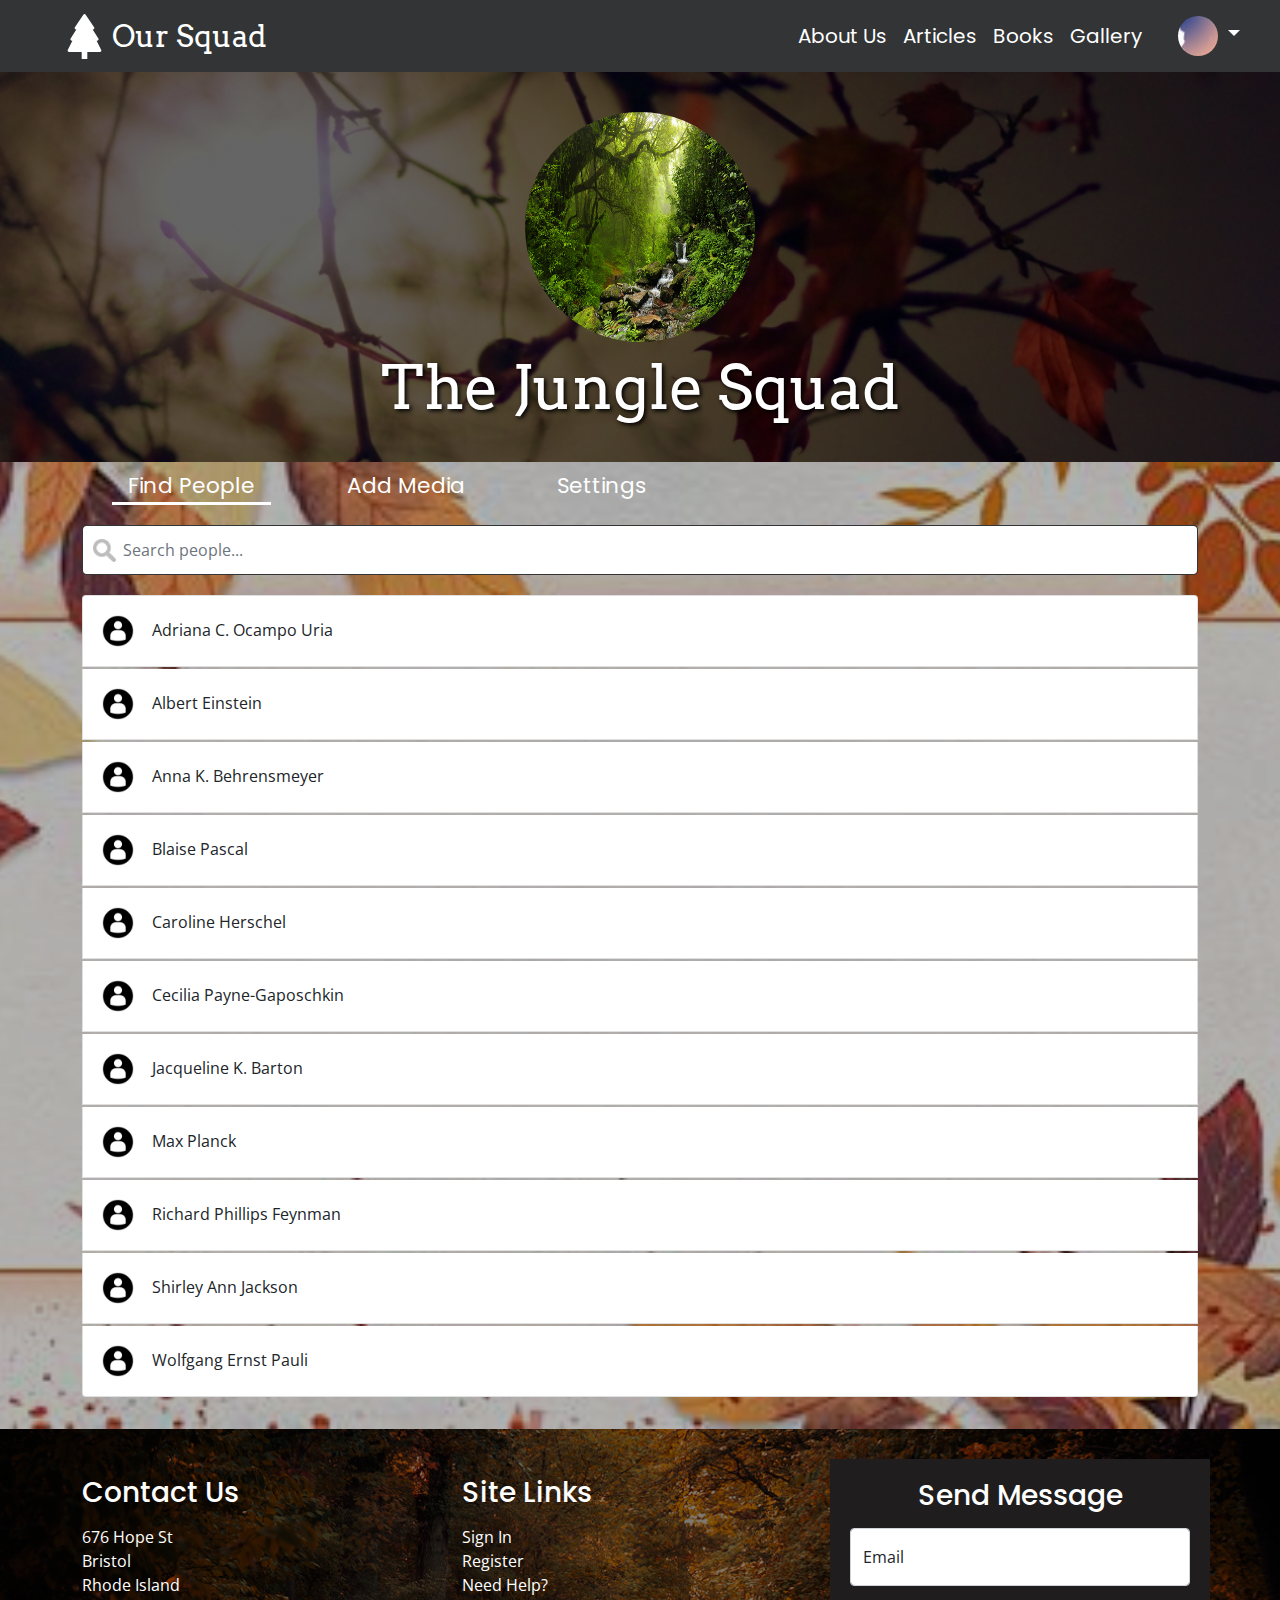
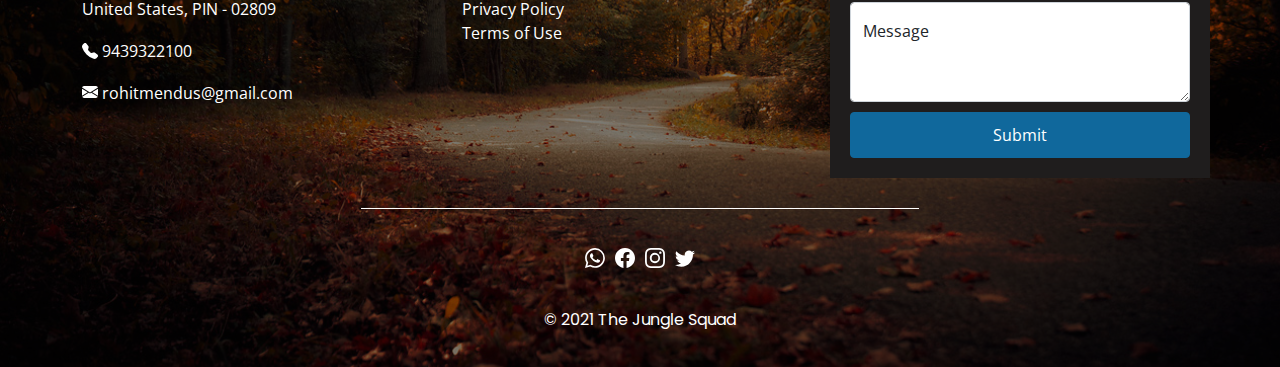
<file: dashboard.html>
<!DOCTYPE html>
<html>
<head>
	<!-- Required meta tags -->
	<meta charset="utf-8">
	<meta name="viewport" content="width=device-width, initial-scale=1">
	<!-- Css style sheet -->
	<link rel="stylesheet" type="text/css" href="css/style.css">
	<title>Dashboard | The Jungle Squad</title>
</head>
<body>
	<nav class="navbar navbar-expand-md navbar-dark bg-primary" id="navbar">
    <div class="container-fluid">
      <a class="navbar-brand" href="index.html">
        <svg xmlns="http://www.w3.org/2000/svg" width="45" height="45" fill="currentColor" class="bi bi-tree-fill logo-img" viewBox="0 0 16 16">
          <path d="M8.416.223a.5.5 0 0 0-.832 0l-3 4.5A.5.5 0 0 0 5 5.5h.098L3.076 8.735A.5.5 0 0 0 3.5 9.5h.191l-1.638 3.276a.5.5 0 0 0 .447.724H7V16h2v-2.5h4.5a.5.5 0 0 0 .447-.724L12.31 9.5h.191a.5.5 0 0 0 .424-.765L10.902 5.5H11a.5.5 0 0 0 .416-.777l-3-4.5z"/>
        </svg>
        <span class="align-middle">Our Squad</span>
      </a>
      <button class="navbar-toggler" type="button" data-bs-toggle="collapse" data-bs-target="#navbarNavDropdown" aria-controls="navbarNavDropdown" aria-expanded="false" aria-label="Toggle navigation">
        <span class="navbar-toggler-icon"></span>
      </button>
      <div class="collapse navbar-collapse justify-content-md-end" id="navbarNavDropdown">
        <ul class="navbar-nav flex-row flex-wrap">
          <li class="nav-item">
            <a class="nav-link" href="index.html#about_us">About Us</a>
          </li>
          <li class="nav-item">
            <a class="nav-link" href="index.html#articles">Articles</a>
          </li>
          <li class="nav-item">
            <a class="nav-link" href="index.html#books">Books</a>
          </li>
          <li class="nav-item">
            <a class="nav-link" href="index.html#gallery">Gallery</a>
          </li>
          <li class="nav-item dropdown d-md-inline d-none">
            <div id="not-signed-in-pro">
              <a class="nav-link dropdown-toggle" href="#" id="navbarDropdownMenuLink" role="button" data-bs-toggle="dropdown" aria-expanded="false">
                <svg xmlns="http://www.w3.org/2000/svg" width="40" height="40" fill="currentColor" class="bi bi-person-circle d-sm-none d-md-inline" viewBox="0 0 16 16">
                  <path d="M11 6a3 3 0 1 1-6 0 3 3 0 0 1 6 0z"/>
                  <path fill-rule="evenodd" d="M0 8a8 8 0 1 1 16 0A8 8 0 0 1 0 8zm8-7a7 7 0 0 0-5.468 11.37C3.242 11.226 4.805 10 8 10s4.757 1.225 5.468 2.37A7 7 0 0 0 8 1z"/>
                </svg>
              </a>
              <ul class="dropdown-menu dropdown-menu-dark dropdown-menu-md-end" aria-labelledby="navbarDropdownMenuLink">
                <li><a class="dropdown-item" href="sign-in.html">Sign In</a></li>
                <li><a class="dropdown-item" onclick="open_reg_tab()">Register</a></li>
              </ul>
            </div>
          </li>
          <li class="nav-item dropdown d-md-inline d-none">
            <div id="signed-in-pro">
              <a class="nav-link dropdown-toggle" href="#" id="navbarDropdownMenuLink" role="button" data-bs-toggle="dropdown" aria-expanded="false">
                <img src="images/sign-in-profile.jpg" width="40" height="40" class="d-sm-none d-md-inline profile-img">
              </a>
              <ul class="dropdown-menu dropdown-menu-light dropdown-menu-md-end" aria-labelledby="navbarDropdownMenuLink">
                <li><a class="dropdown-item" href="dashboard.html">Dashboard</a></li>
                <li><a class="dropdown-item" onclick="open_settings()">Settings</a></li>
                <li><a class="dropdown-item" href="index.html">Sign Out</a></li>
              </ul>
            </div>
          </li>
          <div id="not-signed-in-nav">
            <div class="d-md-none d-inline">
              <hr style="color: white;">
              <li class="nav-item">
                <a class="nav-link" href="sign-in.html">Sign In</a>
              </li>
              <li class="nav-item">
                <a class="nav-link" onclick="open_reg_tab()">Register</a>
              </li>
            </div>
          </div>
          <div id="signed-in-nav">
            <div class="d-md-none d-inline">
              <hr style="color: white;">
              <li class="nav-item">
                <a class="nav-link" href="dashboard.html">Dashboard</a>
              </li>
              <li class="nav-item">
                <a class="nav-link" onclick="open_settings()">Settings</a>
              </li>
              <li class="nav-item">
                <a class="nav-link" onclick = "sign_out()">Sign Out</a>
              </li>
            </div>
          </div>
        </ul>
      </div>
    </div>
  </nav>
  <div class="jumbotron-main">
    <div class="container">
      <img src="images/img2.jpg" alt="The Jungle Squad" id="family-icon">
      <h1>The Jungle Squad</h1>
    </div>
  </div>
  <div id="dashboard">
    <div class="container">
      <ul class="nav nav-pills mb-3" id="pills-tab" role="tablist">
        <li class="nav-item" role="presentation">
          <button class="nav-link active" id="pills-ppl-tab" data-bs-toggle="pill" data-bs-target="#pills-ppl" type="button" role="tab" aria-controls="pills-ppl" aria-selected="true">Find People</button>
        </li>
        <li class="nav-item" role="presentation">
          <button class="nav-link" id="pills-add-med-tab" data-bs-toggle="pill" data-bs-target="#pills-add-med" type="button" role="tab" aria-controls="pills-add-med" aria-selected="false">Add Media</button>
        </li>
        <li class="nav-item" role="presentation">
          <button class="nav-link s-btn-text" id="pills-settings-tab" data-bs-toggle="pill" data-bs-target="#pills-settings" type="button" role="tab" aria-controls="pills-settings" aria-selected="false">Settings</button>
          <button class="nav-link s-btn-icon" id="pills-settings-tab" data-bs-toggle="pill" data-bs-target="#pills-settings" type="button" role="tab" aria-controls="pills-settings" aria-selected="false">
            <svg xmlns="http://www.w3.org/2000/svg" width="16" height="16" fill="currentColor" class="bi bi-gear-fill" viewBox="0 0 16 16">
              <path d="M9.405 1.05c-.413-1.4-2.397-1.4-2.81 0l-.1.34a1.464 1.464 0 0 1-2.105.872l-.31-.17c-1.283-.698-2.686.705-1.987 1.987l.169.311c.446.82.023 1.841-.872 2.105l-.34.1c-1.4.413-1.4 2.397 0 2.81l.34.1a1.464 1.464 0 0 1 .872 2.105l-.17.31c-.698 1.283.705 2.686 1.987 1.987l.311-.169a1.464 1.464 0 0 1 2.105.872l.1.34c.413 1.4 2.397 1.4 2.81 0l.1-.34a1.464 1.464 0 0 1 2.105-.872l.31.17c1.283.698 2.686-.705 1.987-1.987l-.169-.311a1.464 1.464 0 0 1 .872-2.105l.34-.1c1.4-.413 1.4-2.397 0-2.81l-.34-.1a1.464 1.464 0 0 1-.872-2.105l.17-.31c.698-1.283-.705-2.686-1.987-1.987l-.311.169a1.464 1.464 0 0 1-2.105-.872l-.1-.34zM8 10.93a2.929 2.929 0 1 1 0-5.86 2.929 2.929 0 0 1 0 5.858z"/>
            </svg>
          </button>
        </li>
      </ul>
      <div class="tab-content" id="pills-tabContent">
        <div class="tab-pane fade show active" id="pills-ppl" role="tabpanel" aria-labelledby="pills-ppl-tab">
          <div>
            <input type="text" class="form-control" id="srch-ppl" placeholder="Search people...">
          </div>
          <ul id="ppl" class="list-group">
            <li class="list-group-item">
              <img src="images/profile.jpg" alt="Name">
              <span>Adriana C. Ocampo Uria</span>
            </li>
            <li class="list-group-item">
              <img src="images/profile.jpg" alt="Name">
              <span>Albert Einstein</span>
            </li>
            <li class="list-group-item">
              <img src="images/profile.jpg" alt="Name">
              <span>Anna K. Behrensmeyer</span>
            </li>
            <li class="list-group-item">
              <img src="images/profile.jpg" alt="Name">
              <span>Blaise Pascal</span>
            </li>
            <li class="list-group-item">
              <img src="images/profile.jpg" alt="Name">
              <span>Caroline Herschel</span>
            </li>
            <li class="list-group-item">
              <img src="images/profile.jpg" alt="Name">
              <span>Cecilia Payne-Gaposchkin</span>
            </li>
            <li class="list-group-item">
              <img src="images/profile.jpg" alt="Name">
              <span>Jacqueline K. Barton</span>
            </li>
            <li class="list-group-item">
              <img src="images/profile.jpg" alt="Name">
              <span>Max Planck</span>
            </li>
            <li class="list-group-item">
              <img src="images/profile.jpg" alt="Name">
              <span>Richard Phillips Feynman</span>
            </li>
            <li class="list-group-item">
              <img src="images/profile.jpg" alt="Name">
              <span>Shirley Ann Jackson</span>
            </li>
            <li class="list-group-item">
              <img src="images/profile.jpg" alt="Name">
              <span>Wolfgang Ernst Pauli</span>
            </li>
          </ul>
        </div>
        <div class="tab-pane fade" id="pills-add-med" role="tabpanel" aria-labelledby="pills-add-med-tab">
          <div class="container">
            <div class="med-section">
              <h2>Add Articles</h2>
              <div class="recent-med med-box" id="add-article">
                <span class="rec-text">No recent articles</span>
                <div id="add-med-artcl" class="hide med-form">
                  <form class="needs-validation" novalidate id="form-article">
                    <div class="form-floating">
                      <input type="text" class="form-control" id="artcl-heading" placeholder="Heading" required>
                      <label for="artcl-heading">Heading</label>
                      <div class="invalid-feedback">
                        This field is required
                      </div>
                      <div class="valid-feedback">
                        Looks good!
                      </div>
                    </div>
                    <div class="form-floating">
                      <textarea class="form-control" placeholder="Type your articles here..." id="artcl" required></textarea>
                      <label for="artcl">Article</label>
                      <div class="invalid-feedback">
                        This field is required
                      </div>
                      <div class="valid-feedback">
                        Looks good!
                      </div>
                    </div>
                    <div class="small-text">
                      <span>Max limit is 500 words</span>
                    </div>
                    <div class="mb-3">
                      <button type="submit" class="btn btn-primary">Submit</button>
                      <button class="btn btn-info" onclick="cancel_article(event)">Cancel</button>
                    </div>
                  </form>
                </div>
              </div>
              <div class="add-more-med">
                <button onclick="add_article()" id="med-artcl-btn">
                  <svg xmlns="http://www.w3.org/2000/svg" width="16" height="16" fill="currentColor" class="bi bi-plus-lg" viewBox="0 0 16 16">
                  <path d="M8 0a1 1 0 0 1 1 1v6h6a1 1 0 1 1 0 2H9v6a1 1 0 1 1-2 0V9H1a1 1 0 0 1 0-2h6V1a1 1 0 0 1 1-1z"/>
                  </svg><span>Add an article</span>
                </button>
              </div>
            </div>
            <div class="med-section">
              <h2>Add Book Reviews</h2>
              <div class="recent-med med-box" id="add-book">
                <span class="rec-text">No recent book reviews</span>
                <div id="add-med-book" class="hide med-form">
                  <form class="needs-validation" novalidate id="form-book">
                    <div class="form-floating">
                      <input type="text" class="form-control" id="book_name" placeholder="Book" required>
                      <label for="book_name">Name of the Book</label>
                      <div class="invalid-feedback">
                        This field is required
                      </div>
                      <div class="valid-feedback">
                        Looks good!
                      </div>
                    </div>
                    <div class="mb-3 file">
                      <label for="imageBook" class="form-label">Book Cover</label>
                      <input class="form-control" type="file" id="imageBook" accept="image/*">
                    </div>
                    <div class="form-floating">
                      <textarea class="form-control" placeholder="Write you review here..." id="review" required></textarea>
                      <label for="review">Review</label>
                      <div class="invalid-feedback">
                        This field is required
                      </div>
                      <div class="valid-feedback">
                        Looks good!
                      </div>
                    </div>
                    <div class="form-floating">
                      <input type="url" class="form-control" id="bookShopUrl" placeholder="Online Shop URL" required>
                      <label for="bookShopUrl">Online Shop URL</label>
                      <div class="invalid-feedback">
                        This field is required and only accepts valid URL.
                      </div>
                      <div class="valid-feedback">
                        Looks good!
                      </div>
                    </div>
                    <div class="mb-3 buttons">
                      <button type="submit" class="btn btn-primary">Submit</button>
                      <button class="btn btn-info" onclick="cancel_book_review(event)">Cancel</button>
                    </div>
                  </form>
                </div>
              </div>
              <div class="add-more-med">
                <button onclick="add_book_review()" id="med-book-btn">
                  <svg xmlns="http://www.w3.org/2000/svg" width="16" height="16" fill="currentColor" class="bi bi-plus-lg" viewBox="0 0 16 16">
                  <path d="M8 0a1 1 0 0 1 1 1v6h6a1 1 0 1 1 0 2H9v6a1 1 0 1 1-2 0V9H1a1 1 0 0 1 0-2h6V1a1 1 0 0 1 1-1z"/>
                  </svg><span>Add a book review</span>
                </button>
              </div>
            </div>
            <div class="med-section">
              <h2>Add Images</h2>
              <div class="recent-med med-box" id="add-image">
                <span class="rec-text">No recent images</span>
                <div id="add-med-img" class="hide med-form">
                  <form class="needs-validation" novalidate id="form-image">
                    <div class="mb-3 file">
                      <label for="imageGallery" class="form-label">Image</label>
                      <input class="form-control" type="file" id="imageGallery" accept="image/*" required>
                      <div class="invalid-feedback">
                        This field is required
                      </div>
                      <div class="valid-feedback">
                        Looks good!
                      </div>
                    </div>
                    <div class="form-floating">
                      <input type="text" class="form-control" id="imgCaption" placeholder="Caption" required>
                      <label for="imgCaption">Caption</label>
                      <div class="invalid-feedback">
                        This field is required
                      </div>
                      <div class="valid-feedback">
                        Looks good!
                      </div>
                    </div>
                    <div class="mb-3 buttons">
                      <button type="submit" class="btn btn-primary">Submit</button>
                      <button class="btn btn-info" onclick="cancel_image(event)">Cancel</button>
                    </div>
                  </form>
                </div>
              </div>
              <div class="add-more-med">
                <button onclick="add_image()" id="med-img-btn">
                  <svg xmlns="http://www.w3.org/2000/svg" width="16" height="16" fill="currentColor" class="bi bi-plus-lg" viewBox="0 0 16 16">
                  <path d="M8 0a1 1 0 0 1 1 1v6h6a1 1 0 1 1 0 2H9v6a1 1 0 1 1-2 0V9H1a1 1 0 0 1 0-2h6V1a1 1 0 0 1 1-1z"/>
                  </svg><span>Add an image</span>
                </button>
              </div>
            </div>
          </div>
        </div>
        <div class="tab-pane fade" id="pills-settings" role="tabpanel" aria-labelledby="pills-settings-tab">
          <div class='container'>
            <div>
              <h2>Profile Info</h2>
              <div class="row">
                <div class="col-md-7 col-12 order-2 order-md-1">
                  <form id="profile-info-form" class="row needs-validation" novalidate>
                    <div class="mb-3 col-md-6 col-12">
                      <label for="s-first-name" class="form-label">First Name</label>
                      <input type="text" class="form-control" id="s-first-name" value="Rohit" required disabled>
                      <div class="invalid-feedback">
                        This field is required
                      </div>
                      <div class="valid-feedback">
                        Looks good!
                      </div>
                    </div>
                    <div class="mb-3 col-md-6 col-12">
                      <label for="s-last-name" class="form-label">Last Name</label>
                      <input type="text" class="form-control" id="s-last-name" value="Mendus" required disabled>
                      <div class="invalid-feedback">
                        This field is required
                      </div>
                      <div class="valid-feedback">
                        Looks good!
                      </div>
                    </div>
                    <div class="mb-3 col-12">
                      <label for="s-email" class="form-label">Email address</label>
                      <input type="email" class="form-control" id="s-email" value="rohitmendus@gmail.com" required disabled>
                      <div class="invalid-feedback">
                        This field is required
                      </div>
                      <div class="valid-feedback">
                        Looks good!
                      </div>
                    </div>
                    <div class="mb-3 col-12 s-div-pwd">
                      <label for="s-pwd" class="form-label">Password</label>
                      <input type="password" class="form-control" id="s-pwd" value="hello123" required disabled>
                      <div class="pwd-visibility">
                        <svg xmlns="http://www.w3.org/2000/svg" width="16" height="16" fill="currentColor" class="bi bi-eye-fill" viewBox="0 0 16 16" id="pwd-visibility-show">
                          <path d="M10.5 8a2.5 2.5 0 1 1-5 0 2.5 2.5 0 0 1 5 0z"/>
                          <path d="M0 8s3-5.5 8-5.5S16 8 16 8s-3 5.5-8 5.5S0 8 0 8zm8 3.5a3.5 3.5 0 1 0 0-7 3.5 3.5 0 0 0 0 7z"/>
                        </svg>
                        <svg xmlns="http://www.w3.org/2000/svg" width="16" height="16" fill="currentColor" class="bi bi-eye-slash-fill d-none" viewBox="0 0 16 16" id="pwd-visibility-hide">
                          <path d="m10.79 12.912-1.614-1.615a3.5 3.5 0 0 1-4.474-4.474l-2.06-2.06C.938 6.278 0 8 0 8s3 5.5 8 5.5a7.029 7.029 0 0 0 2.79-.588zM5.21 3.088A7.028 7.028 0 0 1 8 2.5c5 0 8 5.5 8 5.5s-.939 1.721-2.641 3.238l-2.062-2.062a3.5 3.5 0 0 0-4.474-4.474L5.21 3.089z"/>
                          <path d="M5.525 7.646a2.5 2.5 0 0 0 2.829 2.829l-2.83-2.829zm4.95.708-2.829-2.83a2.5 2.5 0 0 1 2.829 2.829zm3.171 6-12-12 .708-.708 12 12-.708.708z"/>
                        </svg>
                      </div>
                      <div class="invalid-feedback">
                        This field is required
                      </div>
                      <div class="valid-feedback">
                        Looks good!
                      </div>
                    </div>
                    <div class="mb-3 col-12">
                      <label for="s-bio" class="form-label">Bio</label>
                      <textarea class="form-control" id="s-bio" rows="3" placeholder="Tell us a little about yourself" disabled></textarea>
                    </div>
                    <div class="buttons col-12">
                      <button class="btn btn-primary" id="edit-info-btn" onclick="edit_profile_info(event)">
                        <svg xmlns="http://www.w3.org/2000/svg" width="16" height="16" fill="currentColor" class="bi bi-pencil-fill" viewBox="0 0 16 16">
                          <path d="M12.854.146a.5.5 0 0 0-.707 0L10.5 1.793 14.207 5.5l1.647-1.646a.5.5 0 0 0 0-.708l-3-3zm.646 6.061L9.793 2.5 3.293 9H3.5a.5.5 0 0 1 .5.5v.5h.5a.5.5 0 0 1 .5.5v.5h.5a.5.5 0 0 1 .5.5v.5h.5a.5.5 0 0 1 .5.5v.207l6.5-6.5zm-7.468 7.468A.5.5 0 0 1 6 13.5V13h-.5a.5.5 0 0 1-.5-.5V12h-.5a.5.5 0 0 1-.5-.5V11h-.5a.5.5 0 0 1-.5-.5V10h-.5a.499.499 0 0 1-.175-.032l-.179.178a.5.5 0 0 0-.11.168l-2 5a.5.5 0 0 0 .65.65l5-2a.5.5 0 0 0 .168-.11l.178-.178z"/>
                        </svg>
                        <span>Edit</span>
                      </button>
                      <button type="submit" class="btn btn-info d-none" id="save-info-btn">Save Changes</button>
                      <button class="btn btn-danger d-none" id="cancel-info-btn" onclick="cancel_profile_info(event)">Cancel</button>
                    </div>
                  </form>
                </div>
                <div class="col-md-5 col-12 order-1 order-md-2">
                  <div class="img-box">
                    <label class="-label" for="profile-pic">
                      <svg xmlns="http://www.w3.org/2000/svg" width="16" height="16" fill="currentColor" class="bi bi-camera-fill" viewBox="0 0 16 16">
                        <path d="M10.5 8.5a2.5 2.5 0 1 1-5 0 2.5 2.5 0 0 1 5 0z"/>
                        <path d="M2 4a2 2 0 0 0-2 2v6a2 2 0 0 0 2 2h12a2 2 0 0 0 2-2V6a2 2 0 0 0-2-2h-1.172a2 2 0 0 1-1.414-.586l-.828-.828A2 2 0 0 0 9.172 2H6.828a2 2 0 0 0-1.414.586l-.828.828A2 2 0 0 1 3.172 4H2zm.5 2a.5.5 0 1 1 0-1 .5.5 0 0 1 0 1zm9 2.5a3.5 3.5 0 1 1-7 0 3.5 3.5 0 0 1 7 0z"/>
                      </svg>
                      <span>Change Image</span>
                    </label>
                    <input id="profile-pic" type="file" onchange="s_change_img(event)" accept="image/*"/>
                    <img src="images/sign-in-profile.jpg" id="profile-pic-img"/>
                  </div>
                </div>
              </div>
              <h2>Social Media Links</h2>
              <div class="row">
                <div class="col-md-7 col-12">
                  <form id="urls-form" class="row needs-validation" novalidate>
                    <div class="mb-3 col-12">
                      <label for="s-twitter" class="form-label">Twitter</label>
                      <input type="url" class="form-control" id="s-twitter" disabled>
                      <div class="invalid-feedback">
                        This field should be a URL!
                      </div>
                      <div class="valid-feedback">
                        Looks good!
                      </div>
                    </div>
                    <div class="mb-3 col-12">
                      <label for="s-fb" class="form-label">Facebook</label>
                      <input type="url" class="form-control" id="s-fb" disabled>
                      <div class="invalid-feedback">
                        This field should be a URL!
                      </div>
                      <div class="valid-feedback">
                        Looks good!
                      </div>
                    </div>
                    <div class="mb-3 col-12">
                      <label for="s-insta" class="form-label">Instagram</label>
                      <input type="url" class="form-control" id="s-insta" disabled>
                      <div class="invalid-feedback">
                        This field should be a URL!
                      </div>
                      <div class="valid-feedback">
                        Looks good!
                      </div>
                    </div>
                    <div class="mb-3 col-12">
                      <label for="s-linkedin" class="form-label">LinkedIn</label>
                      <input type="url" class="form-control" id="s-linkedin" disabled>
                      <div class="invalid-feedback">
                        This field should be a URL!
                      </div>
                      <div class="valid-feedback">
                        Looks good!
                      </div>
                    </div>
                    <div class="buttons col-12">
                      <button id="edit-urls-btn" class="btn btn-primary" onclick="edit_urls(event)">
                        <svg xmlns="http://www.w3.org/2000/svg" width="16" height="16" fill="currentColor" class="bi bi-pencil-fill" viewBox="0 0 16 16">
                          <path d="M12.854.146a.5.5 0 0 0-.707 0L10.5 1.793 14.207 5.5l1.647-1.646a.5.5 0 0 0 0-.708l-3-3zm.646 6.061L9.793 2.5 3.293 9H3.5a.5.5 0 0 1 .5.5v.5h.5a.5.5 0 0 1 .5.5v.5h.5a.5.5 0 0 1 .5.5v.5h.5a.5.5 0 0 1 .5.5v.207l6.5-6.5zm-7.468 7.468A.5.5 0 0 1 6 13.5V13h-.5a.5.5 0 0 1-.5-.5V12h-.5a.5.5 0 0 1-.5-.5V11h-.5a.5.5 0 0 1-.5-.5V10h-.5a.499.499 0 0 1-.175-.032l-.179.178a.5.5 0 0 0-.11.168l-2 5a.5.5 0 0 0 .65.65l5-2a.5.5 0 0 0 .168-.11l.178-.178z"/>
                        </svg>
                        <span>Edit</span>
                      </button>
                      <button type="submit" id="save-urls-btn" class="btn btn-info d-none">Save Changes</button>
                      <button class="btn btn-danger d-none" id="cancel-urls-btn" onclick="cancel_urls(event)">Cancel</button>
                    </div>
                  </form>
                </div>
              </div>
            </div>
          </div>
        </div>
      </div>
    </div>
  </div>
  <div id="footer">
    <div class="container">
      <div class="row">
        <div class="col-md-4 col-12 contact-us">
          <h3>Contact Us</h3>
          <p>
          676 Hope St<br>
          Bristol<br>
          Rhode Island<br>
          United States, PIN - 02809
          </p>
          <p>
            <svg xmlns="http://www.w3.org/2000/svg" width="16" height="16" fill="currentColor" class="bi bi-telephone-fill" viewBox="0 0 16 16">
              <path fill-rule="evenodd" d="M1.885.511a1.745 1.745 0 0 1 2.61.163L6.29 2.98c.329.423.445.974.315 1.494l-.547 2.19a.678.678 0 0 0 .178.643l2.457 2.457a.678.678 0 0 0 .644.178l2.189-.547a1.745 1.745 0 0 1 1.494.315l2.306 1.794c.829.645.905 1.87.163 2.611l-1.034 1.034c-.74.74-1.846 1.065-2.877.702a18.634 18.634 0 0 1-7.01-4.42 18.634 18.634 0 0 1-4.42-7.009c-.362-1.03-.037-2.137.703-2.877L1.885.511z"/>
            </svg>
            <span class="align-middle">9439322100</span>
          </p>
          <p>
            <svg xmlns="http://www.w3.org/2000/svg" width="16" height="16" fill="currentColor" class="bi bi-envelope-fill" viewBox="0 0 16 16">
              <path d="M.05 3.555A2 2 0 0 1 2 2h12a2 2 0 0 1 1.95 1.555L8 8.414.05 3.555zM0 4.697v7.104l5.803-3.558L0 4.697zM6.761 8.83l-6.57 4.027A2 2 0 0 0 2 14h12a2 2 0 0 0 1.808-1.144l-6.57-4.027L8 9.586l-1.239-.757zm3.436-.586L16 11.801V4.697l-5.803 3.546z"/>
            </svg>
            <span class="align-middle">rohitmendus@gmail.com</span>
          </p>
        </div>
        <div class="col-md-4 col-12 site-links">
          <h3>Site Links</h3>
          <ul>
            <li><a href="sign-in.html">Sign In</a></li>
            <li><a onclick="open_reg_tab()">Register</a></li>
            <li><a href="#">Need Help?</a></li>
            <li><a href="#">Privacy Policy</a></li>
            <li><a href="#">Terms of Use</a></li>
          </ul>
        </div>
        <div class="col-md-4 col-12 message">
          <h3>Send Message</h3>
          <form class="needs-validation" novalidate>
            <div class="form-floating mb-3">
              <input type="email" class="form-control" id="floatingInput" placeholder="name@example.com" required>
              <label for="floatingInput">Email</label>
              <div class="valid-feedback">
                Looks good!
              </div>
              <div class="invalid-feedback">
                Please provide a valid email!
              </div>    
            </div>
            <div class="form-floating">
              <textarea class="form-control" placeholder="Leave a comment here" id="floatingTextarea2" style="height: 100px" required></textarea>
              <label for="floatingTextarea2">Message</label>
              <div class="valid-feedback">
                Looks good!
              </div>
              <div class="invalid-feedback">
                Please provide a message!
              </div>
            </div>
            <button type="submit" class="btn btn-info">Submit</button>
          </form>
        </div>
      </div>
      <hr class="separator">
      <div class="social-links">
        <div>
          <a href="#">
            <svg xmlns="http://www.w3.org/2000/svg" width="16" height="16" fill="currentColor" class="bi bi-whatsapp" viewBox="0 0 16 16">
              <path d="M13.601 2.326A7.854 7.854 0 0 0 7.994 0C3.627 0 .068 3.558.064 7.926c0 1.399.366 2.76 1.057 3.965L0 16l4.204-1.102a7.933 7.933 0 0 0 3.79.965h.004c4.368 0 7.926-3.558 7.93-7.93A7.898 7.898 0 0 0 13.6 2.326zM7.994 14.521a6.573 6.573 0 0 1-3.356-.92l-.24-.144-2.494.654.666-2.433-.156-.251a6.56 6.56 0 0 1-1.007-3.505c0-3.626 2.957-6.584 6.591-6.584a6.56 6.56 0 0 1 4.66 1.931 6.557 6.557 0 0 1 1.928 4.66c-.004 3.639-2.961 6.592-6.592 6.592zm3.615-4.934c-.197-.099-1.17-.578-1.353-.646-.182-.065-.315-.099-.445.099-.133.197-.513.646-.627.775-.114.133-.232.148-.43.05-.197-.1-.836-.308-1.592-.985-.59-.525-.985-1.175-1.103-1.372-.114-.198-.011-.304.088-.403.087-.088.197-.232.296-.346.1-.114.133-.198.198-.33.065-.134.034-.248-.015-.347-.05-.099-.445-1.076-.612-1.47-.16-.389-.323-.335-.445-.34-.114-.007-.247-.007-.38-.007a.729.729 0 0 0-.529.247c-.182.198-.691.677-.691 1.654 0 .977.71 1.916.81 2.049.098.133 1.394 2.132 3.383 2.992.47.205.84.326 1.129.418.475.152.904.129 1.246.08.38-.058 1.171-.48 1.338-.943.164-.464.164-.86.114-.943-.049-.084-.182-.133-.38-.232z"/>
            </svg>
          </a>
          <a href="#">
            <svg xmlns="http://www.w3.org/2000/svg" width="16" height="16" fill="currentColor" class="bi bi-facebook" viewBox="0 0 16 16">
              <path d="M16 8.049c0-4.446-3.582-8.05-8-8.05C3.58 0-.002 3.603-.002 8.05c0 4.017 2.926 7.347 6.75 7.951v-5.625h-2.03V8.05H6.75V6.275c0-2.017 1.195-3.131 3.022-3.131.876 0 1.791.157 1.791.157v1.98h-1.009c-.993 0-1.303.621-1.303 1.258v1.51h2.218l-.354 2.326H9.25V16c3.824-.604 6.75-3.934 6.75-7.951z"/>
            </svg>
          </a>
          <a href="#">
            <svg xmlns="http://www.w3.org/2000/svg" width="16" height="16" fill="currentColor" class="bi bi-instagram" viewBox="0 0 16 16">
              <path d="M8 0C5.829 0 5.556.01 4.703.048 3.85.088 3.269.222 2.76.42a3.917 3.917 0 0 0-1.417.923A3.927 3.927 0 0 0 .42 2.76C.222 3.268.087 3.85.048 4.7.01 5.555 0 5.827 0 8.001c0 2.172.01 2.444.048 3.297.04.852.174 1.433.372 1.942.205.526.478.972.923 1.417.444.445.89.719 1.416.923.51.198 1.09.333 1.942.372C5.555 15.99 5.827 16 8 16s2.444-.01 3.298-.048c.851-.04 1.434-.174 1.943-.372a3.916 3.916 0 0 0 1.416-.923c.445-.445.718-.891.923-1.417.197-.509.332-1.09.372-1.942C15.99 10.445 16 10.173 16 8s-.01-2.445-.048-3.299c-.04-.851-.175-1.433-.372-1.941a3.926 3.926 0 0 0-.923-1.417A3.911 3.911 0 0 0 13.24.42c-.51-.198-1.092-.333-1.943-.372C10.443.01 10.172 0 7.998 0h.003zm-.717 1.442h.718c2.136 0 2.389.007 3.232.046.78.035 1.204.166 1.486.275.373.145.64.319.92.599.28.28.453.546.598.92.11.281.24.705.275 1.485.039.843.047 1.096.047 3.231s-.008 2.389-.047 3.232c-.035.78-.166 1.203-.275 1.485a2.47 2.47 0 0 1-.599.919c-.28.28-.546.453-.92.598-.28.11-.704.24-1.485.276-.843.038-1.096.047-3.232.047s-2.39-.009-3.233-.047c-.78-.036-1.203-.166-1.485-.276a2.478 2.478 0 0 1-.92-.598 2.48 2.48 0 0 1-.6-.92c-.109-.281-.24-.705-.275-1.485-.038-.843-.046-1.096-.046-3.233 0-2.136.008-2.388.046-3.231.036-.78.166-1.204.276-1.486.145-.373.319-.64.599-.92.28-.28.546-.453.92-.598.282-.11.705-.24 1.485-.276.738-.034 1.024-.044 2.515-.045v.002zm4.988 1.328a.96.96 0 1 0 0 1.92.96.96 0 0 0 0-1.92zm-4.27 1.122a4.109 4.109 0 1 0 0 8.217 4.109 4.109 0 0 0 0-8.217zm0 1.441a2.667 2.667 0 1 1 0 5.334 2.667 2.667 0 0 1 0-5.334z"/>
            </svg>
          </a>
          <a href="#">
            <svg xmlns="http://www.w3.org/2000/svg" width="16" height="16" fill="currentColor" class="bi bi-twitter" viewBox="0 0 16 16">
            <path d="M5.026 15c6.038 0 9.341-5.003 9.341-9.334 0-.14 0-.282-.006-.422A6.685 6.685 0 0 0 16 3.542a6.658 6.658 0 0 1-1.889.518 3.301 3.301 0 0 0 1.447-1.817 6.533 6.533 0 0 1-2.087.793A3.286 3.286 0 0 0 7.875 6.03a9.325 9.325 0 0 1-6.767-3.429 3.289 3.289 0 0 0 1.018 4.382A3.323 3.323 0 0 1 .64 6.575v.045a3.288 3.288 0 0 0 2.632 3.218 3.203 3.203 0 0 1-.865.115 3.23 3.23 0 0 1-.614-.057 3.283 3.283 0 0 0 3.067 2.277A6.588 6.588 0 0 1 .78 13.58a6.32 6.32 0 0 1-.78-.045A9.344 9.344 0 0 0 5.026 15z"/>
          </svg>
          </a>
        </div>
      </div>
    </div>
    <footer>&copy; 2021 The Jungle Squad</footer>
  </div>
  <!--Bootstrap Bundle with Popper -->
  <script src="js/bootstrap.bundle.min.js"></script>
  <!-- My script -->
  <script type="text/javascript" src="js/script.js"></script>
</body>
</html>
</file>
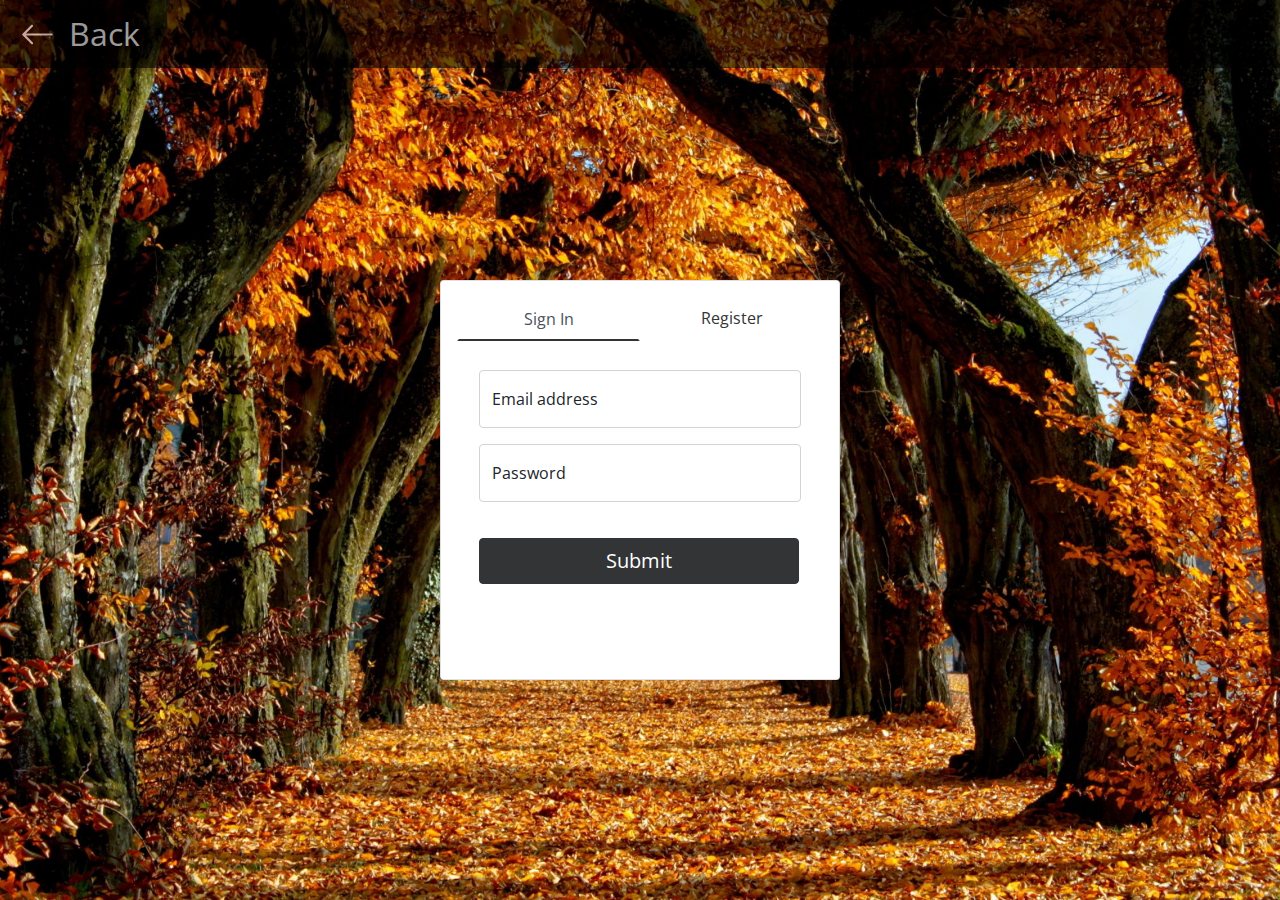
<file: sign-in.html>
<!DOCTYPE html>
<html>
<head>
	<!-- Required meta tags -->
	<meta charset="utf-8">
	<meta name="viewport" content="width=device-width, initial-scale=1">
	<link rel="stylesheet" type="text/css" href="css/style.css">
	<meta name="google-signin-client_id" content="meta-plateau-317410.apps.googleusercontent.com">
	<title>Sign In|Register</title>
</head>
<body id="sign-in-page">
	<a class="back" href="index.html">
		<div>
			<svg xmlns="http://www.w3.org/2000/svg" width="35" height="35" fill="currentColor" class="bi bi-arrow-left" viewBox="0 0 16 16">
				<path fill-rule="evenodd" d="M15 8a.5.5 0 0 0-.5-.5H2.707l3.147-3.146a.5.5 0 1 0-.708-.708l-4 4a.5.5 0 0 0 0 .708l4 4a.5.5 0 0 0 .708-.708L2.707 8.5H14.5A.5.5 0 0 0 15 8z"/>
			</svg>
			<span>Back</span>
		</div>
	</a>
	<div class="container card-container" id="sign-in-or-register">
		<div class="card container">
			<div class="card-body">
				<ul class="nav nav-tabs row" id="myTab" role="tablist">
					<li class="nav-item col-6" role="presentation">
						<button class="nav-link active" id="sign-in-tab" data-bs-toggle="tab" data-bs-target="#sign-in" type="button" role="tab" aria-controls="sign-in" aria-selected="true">Sign In</button>
					</li>
					<li class="nav-item col-6" role="presentation">
						<button class="nav-link" id="register-tab" data-bs-toggle="tab" data-bs-target="#register" type="button" role="tab" aria-controls="register" aria-selected="false">Register</button>
					</li>
				</ul>
				<div class="tab-content" id="myTabContent">
					<div class="tab-pane fade show active" id="sign-in" role="tabpanel" aria-labelledby="sign-in-tab">
						<div class="sign-in-body">
							<form class="needs-validation" novalidate>
								<div class="mb-3">
									<div class="form-floating mb-3">
										<input type="email" class="form-control" id="floatingInput" placeholder="name@example.com" required>
										<label for="floatingInput">Email address</label>
										<div class="valid-feedback">
											Looks good!
										</div>
										<div class="invalid-feedback">
											Please provide a valid email!
										</div>
									</div>
								</div>
								<div class="mb-3">
									<div class="form-floating">
										<input type="password" class="form-control" id="floatingPassword" placeholder="Password" required>
										<label for="floatingPassword">Password</label>
										<div class="valid-feedback">
											Looks good!
										</div>
										<div class="invalid-feedback">
											Please provide a valid password!
										</div>
									</div>
								</div>
								<div class="d-flex justify-content-center" id="g-signin"><div id="my-signin2"></div></div>
								<button type="submit" class="btn btn-primary">Submit</button>
							</form>
						</div>
					</div>
					<div class="tab-pane fade" id="register" role="tabpanel" aria-labelledby="register-tab">
						<div class="sign-in-body">
							<form class="needs-validation" novalidate onsubmit="event.preventDefault()">
								<div class="mb-3 name-sign-in">
									<div class="form-floating">
										<input type="text" class="form-control" id="floatingInput" required>
										<label for="floatingInput">First Name</label>
										<div class="valid-feedback">
											Looks good!
										</div>
										<div class="invalid-feedback">
											Please provide a name!
										</div>
									</div>
								</div>
								<div class="mb-3 name-sign-in">
									<div class="form-floating">
										<input type="text" class="form-control" id="floatingInput" required>
										<label for="floatingInput">Last Name</label>
										<div class="valid-feedback">
											Looks good!
										</div>
										<div class="invalid-feedback">
											Please provide a name!
										</div>
									</div>
								</div>
								<div class="mb-3">
									<div class="form-floating mb-3">
										<input type="text" class="form-control" id="floatingInput" placeholder="000000" required>
										<label for="floatingInput">Invitation code</label>
										<div class="valid-feedback">
											Looks good!
										</div>
										<div class="invalid-feedback">
											Please provide a valid inviti code!
										</div>
									</div>
								</div>
								<div class="mb-3">
									<div class="form-floating mb-3">
										<input type="email" class="form-control" id="floatingInput" placeholder="name@example.com" required>
										<label for="floatingInput">Email address</label>
										<div class="valid-feedback">
											Looks good!
										</div>
										<div class="invalid-feedback">
											Please provide a valid email!
										</div>
									</div>
									<div id="emailHelp" class="form-text">We'll never share your email with anyone else.</div>
								</div>
								<div class="mb-3">
									<div class="form-floating">
										<input type="password" class="form-control" id="floatingPassword" placeholder="Password" required>
										<label for="floatingPassword">New Password</label>
										<div class="valid-feedback">
											Looks good!
										</div>
										<div class="invalid-feedback">
											Please provide a strong password!
										</div>
									</div>
								</div>
								<div class="mb-3">
									<div class="form-floating">
										<input type="password" class="form-control" id="floatingPassword" placeholder="Password" required>
										<label for="floatingPassword">Confirm New Password</label>
										<div class="valid-feedback">
											Looks good!
										</div>
										<div class="invalid-feedback">
											Please provide a strong password!
										</div>
									</div>
								</div>
								<div class="d-flex justify-content-center" id="g-signin"><div id="my-signin2"></div></div>
								<button type="submit" class="btn btn-primary">Submit</button>
							</form>
						</div>
					</div>
				</div>
			</div>
		</div>
	</div>
	<!-- Google sign in -->
	<script src="https://apis.google.com/js/platform.js?onload=renderButton" async defer></script>
	<!--Bootstrap Bundle with Popper -->
	<script src="js/bootstrap.bundle.min.js"></script>
	<!-- My script -->
	<script type="text/javascript" src="js/script.js"></script>
</body>
</html>
</file>
